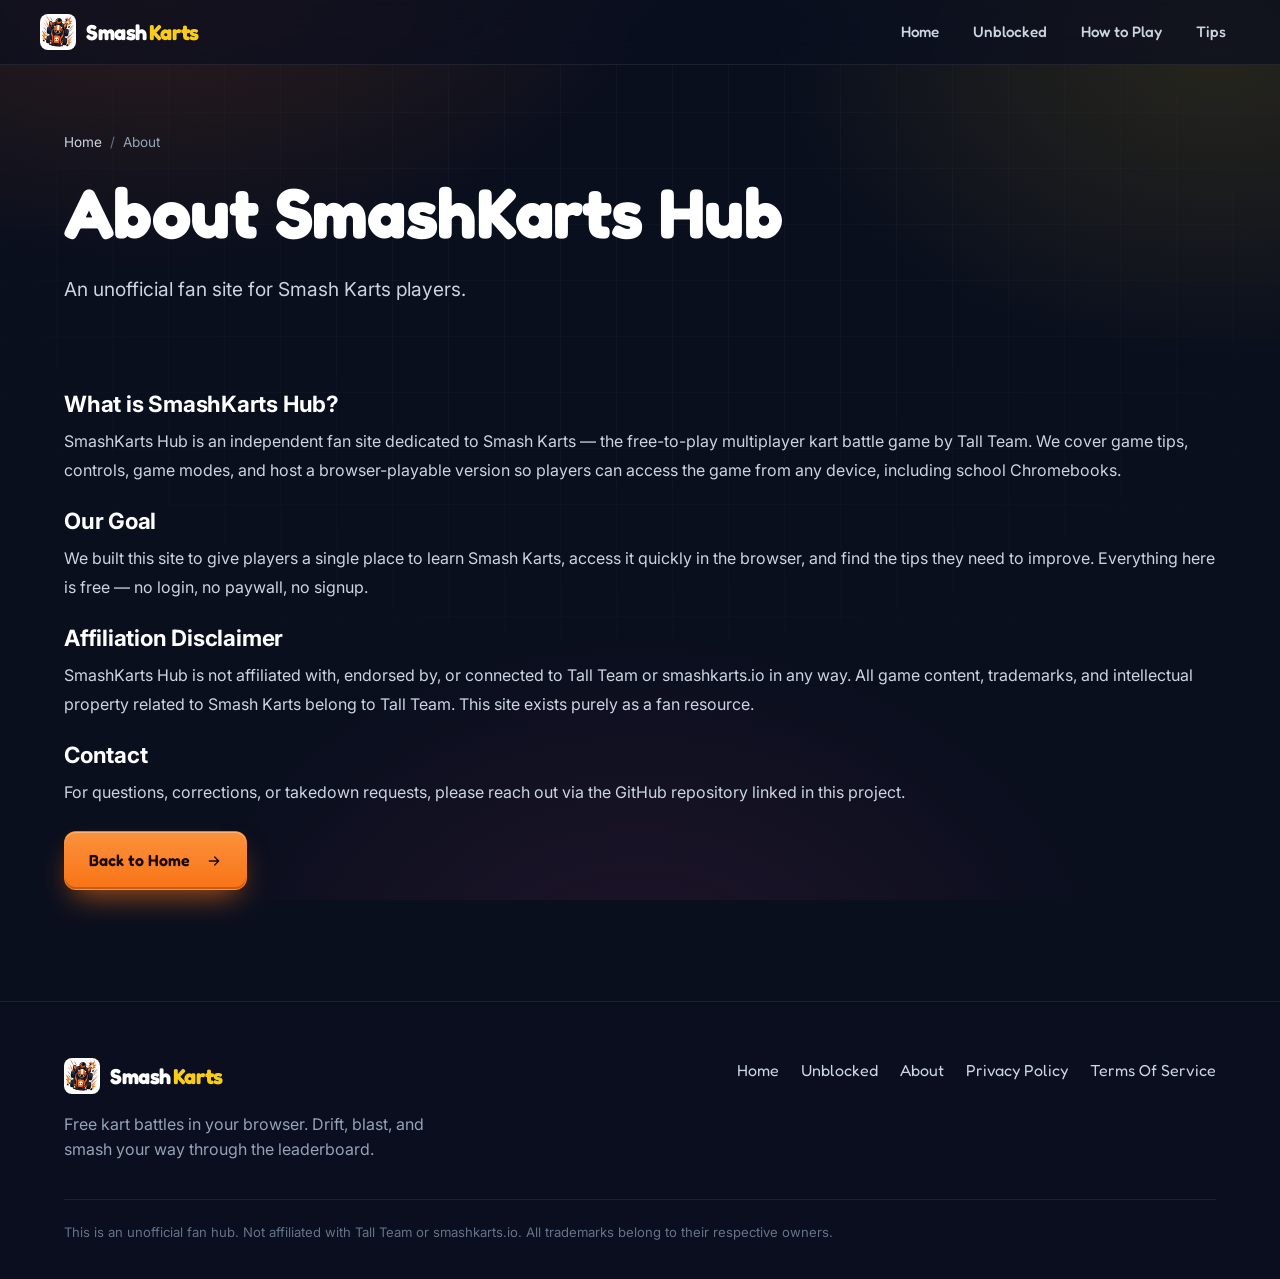
<file: about/index.html>
<!DOCTYPE html>
<html lang="en">
<head>
  <meta charset="UTF-8" />
  <meta name="viewport" content="width=device-width, initial-scale=1.0" />
  <title>About – SmashKarts Hub</title>
  <meta name="description" content="SmashKarts Hub is an unofficial fan site dedicated to Smash Karts. Find game info, tips, and the unblocked version playable in any browser." />
  <link rel="preconnect" href="https://fonts.googleapis.com" />
  <link rel="preconnect" href="https://fonts.gstatic.com" crossorigin />
  <link rel="preload" href="https://fonts.googleapis.com/css2?family=Fredoka:wght@500;600;700&family=Inter:wght@400;500;600;700&display=swap" as="style" onload="this.onload=null;this.rel='stylesheet'" />
  <noscript><link rel="stylesheet" href="https://fonts.googleapis.com/css2?family=Fredoka:wght@500;600;700&family=Inter:wght@400;500;600;700&display=swap" /></noscript>
  <link rel="preload" href="../styles.css" as="style" onload="this.onload=null;this.rel='stylesheet'" />
  <noscript><link rel="stylesheet" href="../styles.css" /></noscript>
  <link rel="canonical" href="https://smashkartsgames.github.io/about/" />
  <meta name="robots" content="noindex" />
  <meta property="og:type" content="website" />
  <meta property="og:site_name" content="SmashKarts Hub" />
  <meta property="og:title" content="About – SmashKarts Hub" />
  <meta property="og:description" content="SmashKarts Hub is an unofficial fan site dedicated to Smash Karts. Find game info, tips, and the unblocked version playable in any browser." />
  <meta property="og:url" content="https://smashkartsgames.github.io/about/" />
  <meta property="og:image" content="https://smashkartsgames.github.io/images/og-image.webp" />
  <meta name="twitter:card" content="summary_large_image" />
  <meta name="twitter:title" content="About – SmashKarts Hub" />
  <meta name="twitter:description" content="SmashKarts Hub is an unofficial fan site dedicated to Smash Karts. Find game info, tips, and the unblocked version playable in any browser." />
  <meta name="twitter:image" content="https://smashkartsgames.github.io/images/og-image.webp" />
  <link rel="icon" href="../favicon.ico" sizes="any" />
  <link rel="apple-touch-icon" href="../apple-touch-icon.png" />
  <script type="application/ld+json">
  {
    "@context": "https://schema.org",
    "@type": "BreadcrumbList",
    "itemListElement": [
      { "@type": "ListItem", "position": 1, "name": "Home", "item": "https://smashkartsgames.github.io/" },
      { "@type": "ListItem", "position": 2, "name": "About", "item": "https://smashkartsgames.github.io/about/" }
    ]
  }
  </script>
</head>
<body>

  <svg width="0" height="0" style="position:absolute" aria-hidden="true">
    <defs>
      <symbol id="i-kart" viewBox="0 0 24 24" fill="none" stroke="currentColor" stroke-width="2" stroke-linecap="round" stroke-linejoin="round">
        <path d="M3 14h2l1-5h12l1 5h2" />
        <path d="M5 14h14v3a1 1 0 0 1-1 1h-1a2 2 0 1 0-4 0H10a2 2 0 1 0-4 0H5a1 1 0 0 1-1-1v-3z" />
      </symbol>
      <symbol id="i-arrow" viewBox="0 0 24 24" fill="none" stroke="currentColor" stroke-width="2" stroke-linecap="round" stroke-linejoin="round"><path d="M5 12h14m-6-6 6 6-6 6"/></symbol>
    </defs>
  </svg>

  <header class="site-header">
    <div class="container nav">
      <a href="../" class="brand" aria-label="SmashKarts Hub home">
        <img src="../images/logo.webp" class="brand-logo" alt="SmashKarts Hub logo" width="36" height="36" />
        <span class="brand-name">Smash<b>Karts</b></span>
      </a>
      <nav>
        <ul class="nav-links" id="navLinks">
          <li><a href="../">Home</a></li>
          <li><a href="../smash-karts-unblocked/">Unblocked</a></li>
          <li><a href="../#how">How to Play</a></li>
          <li><a href="../#tips">Tips</a></li>
        </ul>
      </nav>
      <button class="nav-mobile-toggle" id="navToggle" aria-label="Open menu">
        <svg width="20" height="20" viewBox="0 0 24 24" fill="none" stroke="currentColor" stroke-width="2" stroke-linecap="round"><path d="M3 6h18M3 12h18M3 18h18"/></svg>
      </button>
    </div>
  </header>

  <main>
    <section class="page-hero">
      <div class="container">
        <nav class="crumb" aria-label="Breadcrumb">
          <a href="../">Home</a>
          <span class="sep">/</span>
          <span>About</span>
        </nav>
        <div style="">
          <h1>About <span class="accent">SmashKarts Hub</span></h1>
          <p class="hero-sub">An unofficial fan site for Smash Karts players.</p>
        </div>
      </div>
    </section>

    <section>
      <div class="container">
        <div style="line-height:1.8;color:var(--text-2)">

          <h2 style="color:var(--text);font-family:var(--font-head);font-size:1.4rem;margin-bottom:12px">What is SmashKarts Hub?</h2>
          <p style="margin-bottom:24px">SmashKarts Hub is an independent fan site dedicated to Smash Karts — the free-to-play multiplayer kart battle game by Tall Team. We cover game tips, controls, game modes, and host a browser-playable version so players can access the game from any device, including school Chromebooks.</p>

          <h2 style="color:var(--text);font-family:var(--font-head);font-size:1.4rem;margin-bottom:12px">Our Goal</h2>
          <p style="margin-bottom:24px">We built this site to give players a single place to learn Smash Karts, access it quickly in the browser, and find the tips they need to improve. Everything here is free — no login, no paywall, no signup.</p>

          <h2 style="color:var(--text);font-family:var(--font-head);font-size:1.4rem;margin-bottom:12px">Affiliation Disclaimer</h2>
          <p style="margin-bottom:24px">SmashKarts Hub is not affiliated with, endorsed by, or connected to Tall Team or smashkarts.io in any way. All game content, trademarks, and intellectual property related to Smash Karts belong to Tall Team. This site exists purely as a fan resource.</p>

          <h2 style="color:var(--text);font-family:var(--font-head);font-size:1.4rem;margin-bottom:12px">Contact</h2>
          <p style="margin-bottom:24px">For questions, corrections, or takedown requests, please reach out via the GitHub repository linked in this project.</p>

          <a href="../" class="btn btn-primary" style="display:inline-flex">
            Back to Home <svg width="16" height="16" style="margin-left:6px"><use href="#i-arrow"/></svg>
          </a>
        </div>
      </div>
    </section>
  </main>

  <footer class="site-footer">
    <div class="container">
      <div class="footer-grid">
        <div>
          <a href="../" class="brand" aria-label="SmashKarts Hub home">
            <img src="../images/logo.webp" class="brand-logo" alt="SmashKarts Hub logo" width="36" height="36" />
            <span class="brand-name">Smash<b>Karts</b></span>
          </a>
          <p class="footer-tag">Free kart battles in your browser. Drift, blast, and smash your way through the leaderboard.</p>
        </div>
        <ul class="footer-links">
          <li><a href="../">Home</a></li>
          <li><a href="../smash-karts-unblocked/">Unblocked</a></li>
          <li><a href="./">About</a></li>
          <li><a href="../privacy-policy/">Privacy Policy</a></li>
          <li><a href="../terms-of-service/">Terms Of Service</a></li>
        </ul>
      </div>
      <p class="disclaimer">This is an unofficial fan hub. Not affiliated with Tall Team or smashkarts.io. All trademarks belong to their respective owners.</p>
    </div>
  </footer>

  <script defer src="../js/main.js"></script>
</body>
</html>
</file>
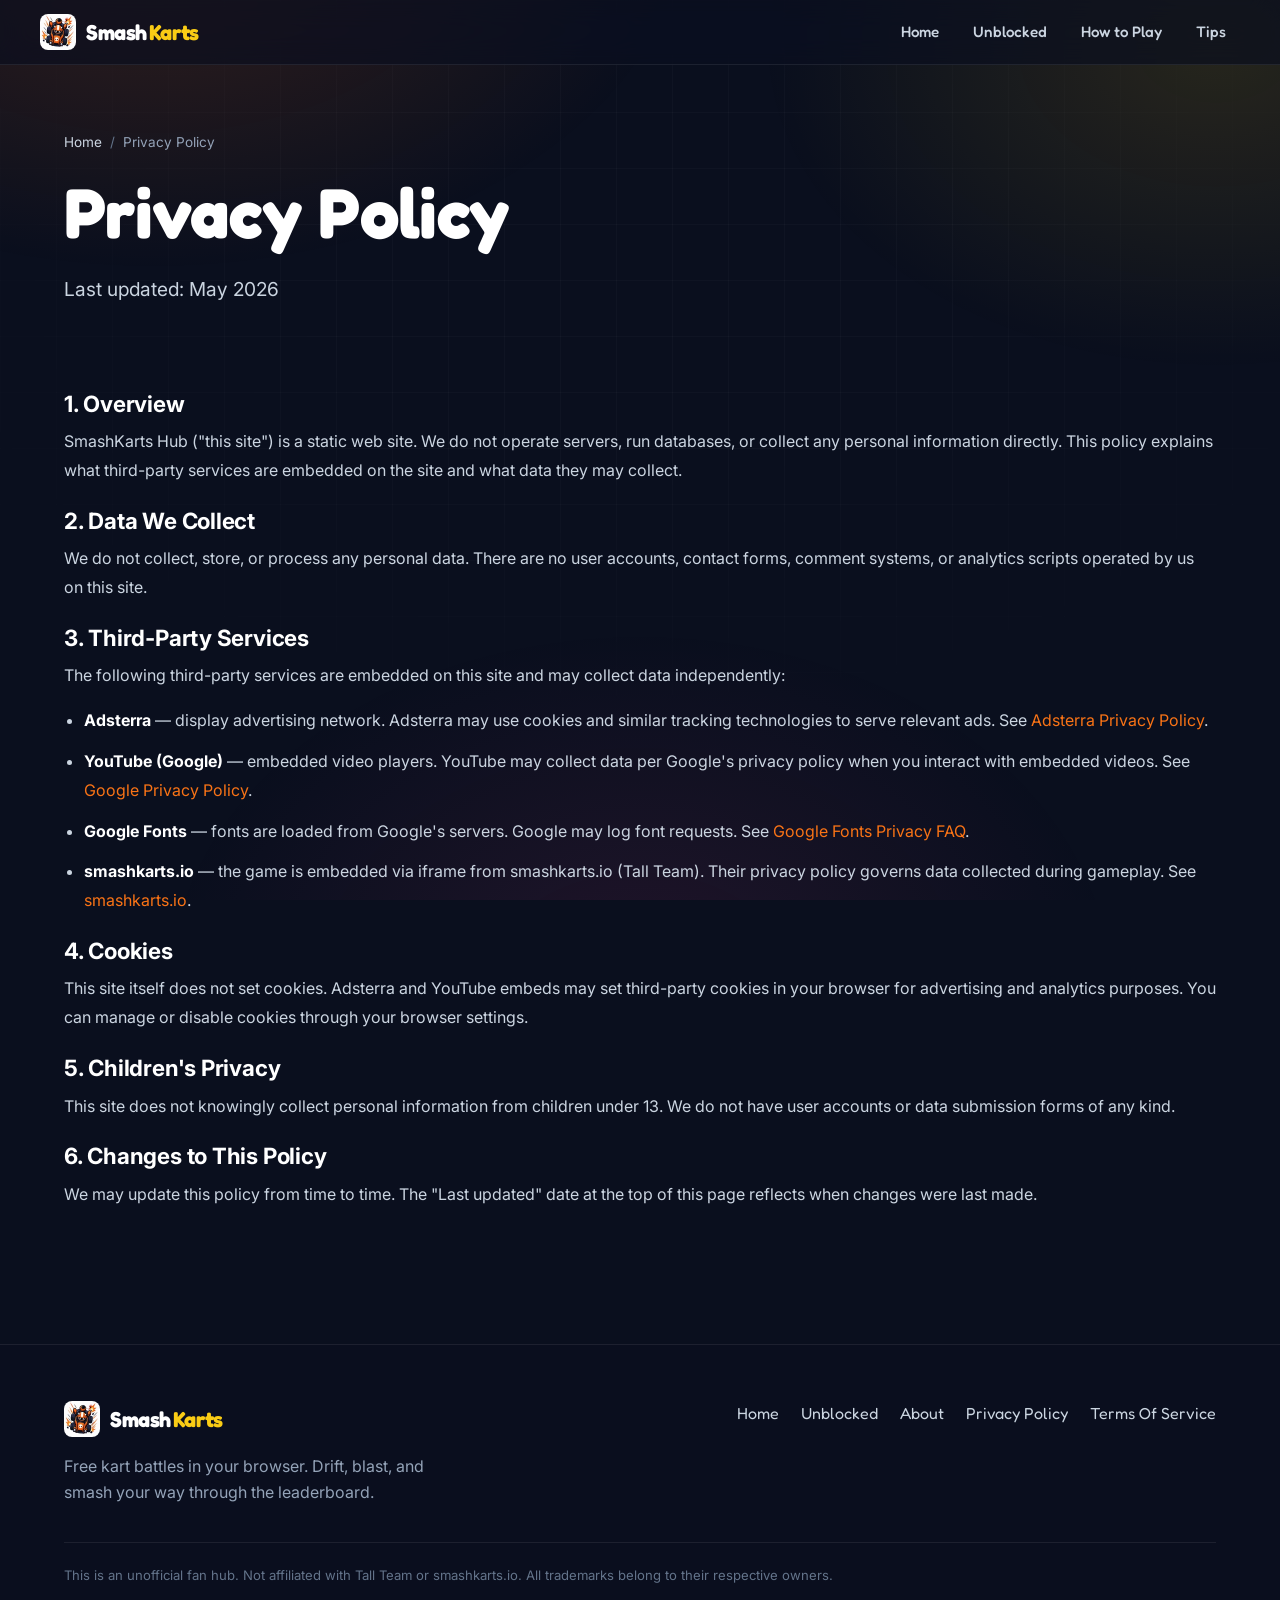
<file: privacy-policy/index.html>
<!DOCTYPE html>
<html lang="en">
<head>
  <meta charset="UTF-8" />
  <meta name="viewport" content="width=device-width, initial-scale=1.0" />
  <title>Privacy Policy – SmashKarts Hub</title>
  <meta name="description" content="Privacy Policy for SmashKarts Hub. Learn how we handle data and what third-party services are used on this site." />
  <link rel="preconnect" href="https://fonts.googleapis.com" />
  <link rel="preconnect" href="https://fonts.gstatic.com" crossorigin />
  <link rel="preload" href="https://fonts.googleapis.com/css2?family=Fredoka:wght@500;600;700&family=Inter:wght@400;500;600;700&display=swap" as="style" onload="this.onload=null;this.rel='stylesheet'" />
  <noscript><link rel="stylesheet" href="https://fonts.googleapis.com/css2?family=Fredoka:wght@500;600;700&family=Inter:wght@400;500;600;700&display=swap" /></noscript>
  <link rel="preload" href="../styles.css" as="style" onload="this.onload=null;this.rel='stylesheet'" />
  <noscript><link rel="stylesheet" href="../styles.css" /></noscript>
  <link rel="canonical" href="https://smashkartsgames.github.io/privacy-policy/" />
  <meta name="robots" content="noindex" />
  <meta property="og:type" content="website" />
  <meta property="og:site_name" content="SmashKarts Hub" />
  <meta property="og:title" content="Privacy Policy – SmashKarts Hub" />
  <meta property="og:description" content="Privacy Policy for SmashKarts Hub. Learn how we handle data and what third-party services are used on this site." />
  <meta property="og:url" content="https://smashkartsgames.github.io/privacy-policy/" />
  <meta property="og:image" content="https://smashkartsgames.github.io/images/og-image.webp" />
  <meta name="twitter:card" content="summary_large_image" />
  <meta name="twitter:title" content="Privacy Policy – SmashKarts Hub" />
  <meta name="twitter:description" content="Privacy Policy for SmashKarts Hub. Learn how we handle data and what third-party services are used on this site." />
  <meta name="twitter:image" content="https://smashkartsgames.github.io/images/og-image.webp" />
  <link rel="icon" href="../favicon.ico" sizes="any" />
  <link rel="apple-touch-icon" href="../apple-touch-icon.png" />
  <script type="application/ld+json">
  {
    "@context": "https://schema.org",
    "@type": "BreadcrumbList",
    "itemListElement": [
      { "@type": "ListItem", "position": 1, "name": "Home", "item": "https://smashkartsgames.github.io/" },
      { "@type": "ListItem", "position": 2, "name": "Privacy Policy", "item": "https://smashkartsgames.github.io/privacy-policy/" }
    ]
  }
  </script>
</head>
<body>

  <svg width="0" height="0" style="position:absolute" aria-hidden="true">
    <defs>
      <symbol id="i-kart" viewBox="0 0 24 24" fill="none" stroke="currentColor" stroke-width="2" stroke-linecap="round" stroke-linejoin="round">
        <path d="M3 14h2l1-5h12l1 5h2" />
        <path d="M5 14h14v3a1 1 0 0 1-1 1h-1a2 2 0 1 0-4 0H10a2 2 0 1 0-4 0H5a1 1 0 0 1-1-1v-3z" />
      </symbol>
    </defs>
  </svg>

  <header class="site-header">
    <div class="container nav">
      <a href="../" class="brand" aria-label="SmashKarts Hub home">
        <img src="../images/logo.webp" class="brand-logo" alt="SmashKarts Hub logo" width="36" height="36" />
        <span class="brand-name">Smash<b>Karts</b></span>
      </a>
      <nav>
        <ul class="nav-links" id="navLinks">
          <li><a href="../">Home</a></li>
          <li><a href="../smash-karts-unblocked/">Unblocked</a></li>
          <li><a href="../#how">How to Play</a></li>
          <li><a href="../#tips">Tips</a></li>
        </ul>
      </nav>
      <button class="nav-mobile-toggle" id="navToggle" aria-label="Open menu">
        <svg width="20" height="20" viewBox="0 0 24 24" fill="none" stroke="currentColor" stroke-width="2" stroke-linecap="round"><path d="M3 6h18M3 12h18M3 18h18"/></svg>
      </button>
    </div>
  </header>

  <main>
    <section class="page-hero">
      <div class="container">
        <nav class="crumb" aria-label="Breadcrumb">
          <a href="../">Home</a>
          <span class="sep">/</span>
          <span>Privacy Policy</span>
        </nav>
        <div style="">
          <h1>Privacy <span class="accent">Policy</span></h1>
          <p class="hero-sub">Last updated: May 2026</p>
        </div>
      </div>
    </section>

    <section>
      <div class="container">
        <div style="line-height:1.8;color:var(--text-2)">

          <h2 style="color:var(--text);font-family:var(--font-head);font-size:1.4rem;margin:0 0 12px">1. Overview</h2>
          <p style="margin-bottom:24px">SmashKarts Hub ("this site") is a static web site. We do not operate servers, run databases, or collect any personal information directly. This policy explains what third-party services are embedded on the site and what data they may collect.</p>

          <h2 style="color:var(--text);font-family:var(--font-head);font-size:1.4rem;margin:0 0 12px">2. Data We Collect</h2>
          <p style="margin-bottom:24px">We do not collect, store, or process any personal data. There are no user accounts, contact forms, comment systems, or analytics scripts operated by us on this site.</p>

          <h2 style="color:var(--text);font-family:var(--font-head);font-size:1.4rem;margin:0 0 12px">3. Third-Party Services</h2>
          <p style="margin-bottom:12px">The following third-party services are embedded on this site and may collect data independently:</p>

          <ul style="margin-bottom:24px;padding-left:20px;display:flex;flex-direction:column;gap:12px">
            <li><strong style="color:var(--text)">Adsterra</strong> — display advertising network. Adsterra may use cookies and similar tracking technologies to serve relevant ads. See <a href="https://www.adsterra.com/privacy-policy/" target="_blank" rel="noopener noreferrer" style="color:var(--orange)">Adsterra Privacy Policy</a>.</li>
            <li><strong style="color:var(--text)">YouTube (Google)</strong> — embedded video players. YouTube may collect data per Google's privacy policy when you interact with embedded videos. See <a href="https://policies.google.com/privacy" target="_blank" rel="noopener noreferrer" style="color:var(--orange)">Google Privacy Policy</a>.</li>
            <li><strong style="color:var(--text)">Google Fonts</strong> — fonts are loaded from Google's servers. Google may log font requests. See <a href="https://developers.google.com/fonts/faq/privacy" target="_blank" rel="noopener noreferrer" style="color:var(--orange)">Google Fonts Privacy FAQ</a>.</li>
            <li><strong style="color:var(--text)">smashkarts.io</strong> — the game is embedded via iframe from smashkarts.io (Tall Team). Their privacy policy governs data collected during gameplay. See <a href="https://smashkarts.io" target="_blank" rel="noopener noreferrer" style="color:var(--orange)">smashkarts.io</a>.</li>
          </ul>

          <h2 style="color:var(--text);font-family:var(--font-head);font-size:1.4rem;margin:0 0 12px">4. Cookies</h2>
          <p style="margin-bottom:24px">This site itself does not set cookies. Adsterra and YouTube embeds may set third-party cookies in your browser for advertising and analytics purposes. You can manage or disable cookies through your browser settings.</p>

          <h2 style="color:var(--text);font-family:var(--font-head);font-size:1.4rem;margin:0 0 12px">5. Children's Privacy</h2>
          <p style="margin-bottom:24px">This site does not knowingly collect personal information from children under 13. We do not have user accounts or data submission forms of any kind.</p>

          <h2 style="color:var(--text);font-family:var(--font-head);font-size:1.4rem;margin:0 0 12px">6. Changes to This Policy</h2>
          <p style="margin-bottom:24px">We may update this policy from time to time. The "Last updated" date at the top of this page reflects when changes were last made.</p>

        </div>
      </div>
    </section>
  </main>

  <footer class="site-footer">
    <div class="container">
      <div class="footer-grid">
        <div>
          <a href="../" class="brand" aria-label="SmashKarts Hub home">
            <img src="../images/logo.webp" class="brand-logo" alt="SmashKarts Hub logo" width="36" height="36" />
            <span class="brand-name">Smash<b>Karts</b></span>
          </a>
          <p class="footer-tag">Free kart battles in your browser. Drift, blast, and smash your way through the leaderboard.</p>
        </div>
        <ul class="footer-links">
          <li><a href="../">Home</a></li>
          <li><a href="../smash-karts-unblocked/">Unblocked</a></li>
          <li><a href="../about/">About</a></li>
          <li><a href="./">Privacy Policy</a></li>
          <li><a href="../terms-of-service/">Terms Of Service</a></li>
        </ul>
      </div>
      <p class="disclaimer">This is an unofficial fan hub. Not affiliated with Tall Team or smashkarts.io. All trademarks belong to their respective owners.</p>
    </div>
  </footer>

  <script defer src="../js/main.js"></script>
</body>
</html>
</file>
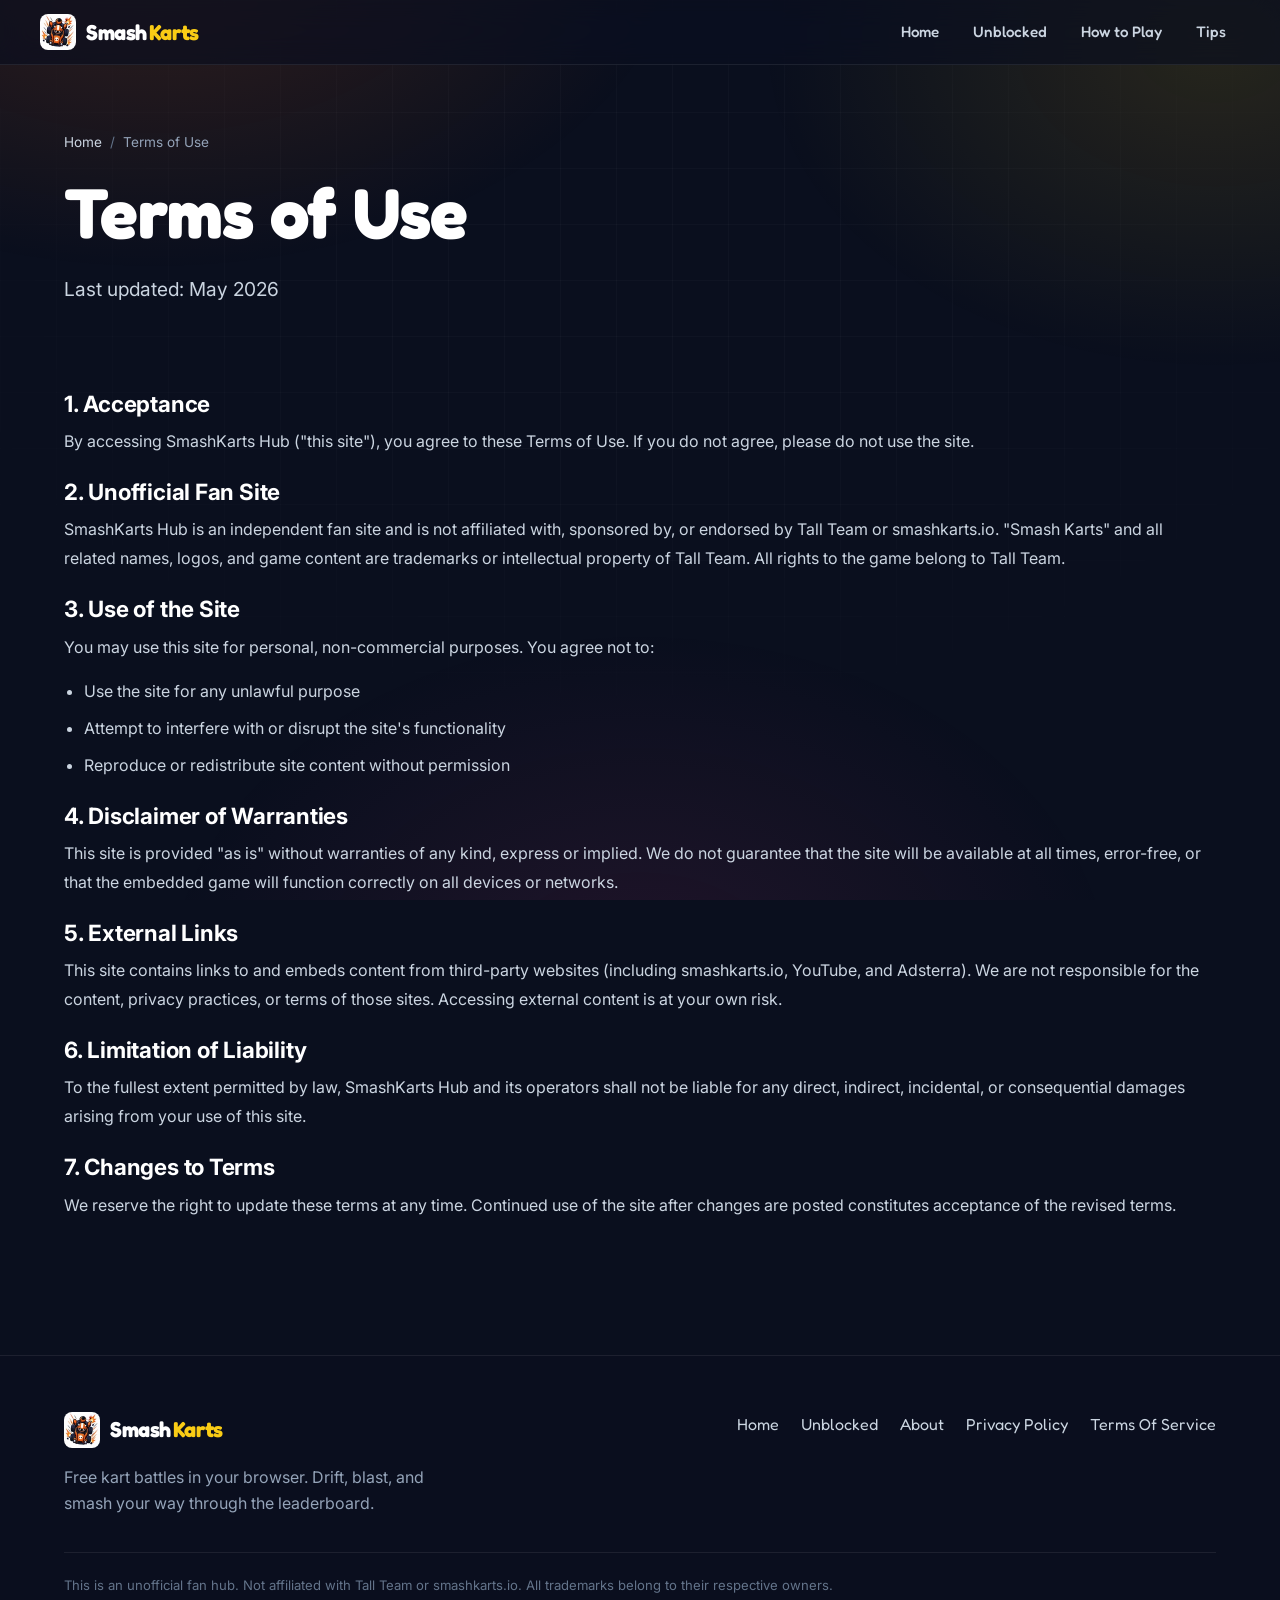
<file: terms-of-service/index.html>
<!DOCTYPE html>
<html lang="en">
<head>
  <meta charset="UTF-8" />
  <meta name="viewport" content="width=device-width, initial-scale=1.0" />
  <title>Terms of Use – SmashKarts Hub</title>
  <meta name="description" content="Terms of Use for SmashKarts Hub. Read the conditions for using this unofficial Smash Karts fan site." />
  <link rel="preconnect" href="https://fonts.googleapis.com" />
  <link rel="preconnect" href="https://fonts.gstatic.com" crossorigin />
  <link rel="preload" href="https://fonts.googleapis.com/css2?family=Fredoka:wght@500;600;700&family=Inter:wght@400;500;600;700&display=swap" as="style" onload="this.onload=null;this.rel='stylesheet'" />
  <noscript><link rel="stylesheet" href="https://fonts.googleapis.com/css2?family=Fredoka:wght@500;600;700&family=Inter:wght@400;500;600;700&display=swap" /></noscript>
  <link rel="preload" href="../styles.css" as="style" onload="this.onload=null;this.rel='stylesheet'" />
  <noscript><link rel="stylesheet" href="../styles.css" /></noscript>
  <link rel="canonical" href="https://smashkartsgames.github.io/terms-of-service/" />
  <meta name="robots" content="noindex" />
  <meta property="og:type" content="website" />
  <meta property="og:site_name" content="SmashKarts Hub" />
  <meta property="og:title" content="Terms of Use – SmashKarts Hub" />
  <meta property="og:description" content="Terms of Use for SmashKarts Hub. Read the conditions for using this unofficial Smash Karts fan site." />
  <meta property="og:url" content="https://smashkartsgames.github.io/terms-of-service/" />
  <meta property="og:image" content="https://smashkartsgames.github.io/images/og-image.webp" />
  <meta name="twitter:card" content="summary_large_image" />
  <meta name="twitter:title" content="Terms of Use – SmashKarts Hub" />
  <meta name="twitter:description" content="Terms of Use for SmashKarts Hub. Read the conditions for using this unofficial Smash Karts fan site." />
  <meta name="twitter:image" content="https://smashkartsgames.github.io/images/og-image.webp" />
  <link rel="icon" href="../favicon.ico" sizes="any" />
  <link rel="apple-touch-icon" href="../apple-touch-icon.png" />
  <script type="application/ld+json">
  {
    "@context": "https://schema.org",
    "@type": "BreadcrumbList",
    "itemListElement": [
      { "@type": "ListItem", "position": 1, "name": "Home", "item": "https://smashkartsgames.github.io/" },
      { "@type": "ListItem", "position": 2, "name": "Terms of Use", "item": "https://smashkartsgames.github.io/terms-of-service/" }
    ]
  }
  </script>
</head>
<body>

  <svg width="0" height="0" style="position:absolute" aria-hidden="true">
    <defs>
      <symbol id="i-kart" viewBox="0 0 24 24" fill="none" stroke="currentColor" stroke-width="2" stroke-linecap="round" stroke-linejoin="round">
        <path d="M3 14h2l1-5h12l1 5h2" />
        <path d="M5 14h14v3a1 1 0 0 1-1 1h-1a2 2 0 1 0-4 0H10a2 2 0 1 0-4 0H5a1 1 0 0 1-1-1v-3z" />
      </symbol>
    </defs>
  </svg>

  <header class="site-header">
    <div class="container nav">
      <a href="../" class="brand" aria-label="SmashKarts Hub home">
        <img src="../images/logo.webp" class="brand-logo" alt="SmashKarts Hub logo" width="36" height="36" />
        <span class="brand-name">Smash<b>Karts</b></span>
      </a>
      <nav>
        <ul class="nav-links" id="navLinks">
          <li><a href="../">Home</a></li>
          <li><a href="../smash-karts-unblocked/">Unblocked</a></li>
          <li><a href="../#how">How to Play</a></li>
          <li><a href="../#tips">Tips</a></li>
        </ul>
      </nav>
      <button class="nav-mobile-toggle" id="navToggle" aria-label="Open menu">
        <svg width="20" height="20" viewBox="0 0 24 24" fill="none" stroke="currentColor" stroke-width="2" stroke-linecap="round"><path d="M3 6h18M3 12h18M3 18h18"/></svg>
      </button>
    </div>
  </header>

  <main>
    <section class="page-hero">
      <div class="container">
        <nav class="crumb" aria-label="Breadcrumb">
          <a href="../">Home</a>
          <span class="sep">/</span>
          <span>Terms of Use</span>
        </nav>
        <div style="">
          <h1>Terms <span class="accent">of Use</span></h1>
          <p class="hero-sub">Last updated: May 2026</p>
        </div>
      </div>
    </section>

    <section>
      <div class="container">
        <div style="line-height:1.8;color:var(--text-2)">

          <h2 style="color:var(--text);font-family:var(--font-head);font-size:1.4rem;margin:0 0 12px">1. Acceptance</h2>
          <p style="margin-bottom:24px">By accessing SmashKarts Hub ("this site"), you agree to these Terms of Use. If you do not agree, please do not use the site.</p>

          <h2 style="color:var(--text);font-family:var(--font-head);font-size:1.4rem;margin:0 0 12px">2. Unofficial Fan Site</h2>
          <p style="margin-bottom:24px">SmashKarts Hub is an independent fan site and is not affiliated with, sponsored by, or endorsed by Tall Team or smashkarts.io. "Smash Karts" and all related names, logos, and game content are trademarks or intellectual property of Tall Team. All rights to the game belong to Tall Team.</p>

          <h2 style="color:var(--text);font-family:var(--font-head);font-size:1.4rem;margin:0 0 12px">3. Use of the Site</h2>
          <p style="margin-bottom:12px">You may use this site for personal, non-commercial purposes. You agree not to:</p>
          <ul style="margin-bottom:24px;padding-left:20px;display:flex;flex-direction:column;gap:8px">
            <li>Use the site for any unlawful purpose</li>
            <li>Attempt to interfere with or disrupt the site's functionality</li>
            <li>Reproduce or redistribute site content without permission</li>
          </ul>

          <h2 style="color:var(--text);font-family:var(--font-head);font-size:1.4rem;margin:0 0 12px">4. Disclaimer of Warranties</h2>
          <p style="margin-bottom:24px">This site is provided "as is" without warranties of any kind, express or implied. We do not guarantee that the site will be available at all times, error-free, or that the embedded game will function correctly on all devices or networks.</p>

          <h2 style="color:var(--text);font-family:var(--font-head);font-size:1.4rem;margin:0 0 12px">5. External Links</h2>
          <p style="margin-bottom:24px">This site contains links to and embeds content from third-party websites (including smashkarts.io, YouTube, and Adsterra). We are not responsible for the content, privacy practices, or terms of those sites. Accessing external content is at your own risk.</p>

          <h2 style="color:var(--text);font-family:var(--font-head);font-size:1.4rem;margin:0 0 12px">6. Limitation of Liability</h2>
          <p style="margin-bottom:24px">To the fullest extent permitted by law, SmashKarts Hub and its operators shall not be liable for any direct, indirect, incidental, or consequential damages arising from your use of this site.</p>

          <h2 style="color:var(--text);font-family:var(--font-head);font-size:1.4rem;margin:0 0 12px">7. Changes to Terms</h2>
          <p style="margin-bottom:24px">We reserve the right to update these terms at any time. Continued use of the site after changes are posted constitutes acceptance of the revised terms.</p>

        </div>
      </div>
    </section>
  </main>

  <footer class="site-footer">
    <div class="container">
      <div class="footer-grid">
        <div>
          <a href="../" class="brand" aria-label="SmashKarts Hub home">
            <img src="../images/logo.webp" class="brand-logo" alt="SmashKarts Hub logo" width="36" height="36" />
            <span class="brand-name">Smash<b>Karts</b></span>
          </a>
          <p class="footer-tag">Free kart battles in your browser. Drift, blast, and smash your way through the leaderboard.</p>
        </div>
        <ul class="footer-links">
          <li><a href="../">Home</a></li>
          <li><a href="../smash-karts-unblocked/">Unblocked</a></li>
          <li><a href="../about/">About</a></li>
          <li><a href="../privacy-policy/">Privacy Policy</a></li>
          <li><a href="./">Terms Of Service</a></li>
        </ul>
      </div>
      <p class="disclaimer">This is an unofficial fan hub. Not affiliated with Tall Team or smashkarts.io. All trademarks belong to their respective owners.</p>
    </div>
  </footer>

  <script defer src="../js/main.js"></script>
</body>
</html>
</file>
<file: styles.css>
/* =========================================================================
   Smash Karts Hub — fan site design system
   ========================================================================= */

:root {
  /* Palette */
  --bg: #0a0f1e;
  --bg-2: #0f152a;
  --surface: #141c36;
  --surface-2: #1a2245;
  --surface-3: #232c54;
  --border: rgba(255, 255, 255, 0.08);
  --border-strong: rgba(255, 255, 255, 0.16);

  --orange: #f97316;
  --orange-2: #fb923c;
  --yellow: #facc15;
  --yellow-2: #fde047;
  --pink: #ec4899;
  --cyan: #22d3ee;

  --text: #ffffff;
  --text-2: #cbd5e1;
  --text-3: #94a3b8;
  --text-4: #64748b;

  /* Type */
  --font-display: "Fredoka", "Nunito", system-ui, sans-serif;
  --font-body: "Inter", system-ui, sans-serif;

  /* Radii + motion */
  --r-sm: 8px;
  --r-md: 12px;
  --r-lg: 18px;
  --r-xl: 24px;
  --r-2xl: 32px;

  --shadow-glow: 0 0 0 1px rgba(249, 115, 22, 0.4),
                 0 20px 60px -10px rgba(249, 115, 22, 0.45),
                 0 0 80px -20px rgba(250, 204, 21, 0.35);

  --container: 1200px;
}

* { box-sizing: border-box; }
html, body { margin: 0; padding: 0; }

html {
  scroll-behavior: smooth;
  scroll-padding-top: 80px;
  overflow-x: hidden;
}

body {
  font-family: var(--font-body);
  background: var(--bg);
  color: var(--text);
  line-height: 1.6;
  -webkit-font-smoothing: antialiased;
  overflow-x: hidden;
}

/* Ambient background */
body::before {
  content: "";
  position: fixed;
  inset: 0;
  background:
    radial-gradient(900px 600px at 12% -10%, rgba(249, 115, 22, 0.18), transparent 60%),
    radial-gradient(700px 500px at 95% 5%, rgba(250, 204, 21, 0.12), transparent 65%),
    radial-gradient(800px 600px at 50% 110%, rgba(236, 72, 153, 0.10), transparent 60%);
  pointer-events: none;
  z-index: -1;
}

/* Grid lines */
body::after {
  content: "";
  position: fixed;
  inset: 0;
  background-image:
    linear-gradient(rgba(255,255,255,0.025) 1px, transparent 1px),
    linear-gradient(90deg, rgba(255,255,255,0.025) 1px, transparent 1px);
  background-size: 56px 56px;
  mask-image: radial-gradient(ellipse 80% 70% at 50% 30%, black 30%, transparent 80%);
  pointer-events: none;
  z-index: -1;
}

h1, h2, h3, h4 {
  font-family: var(--font-display);
  font-weight: 700;
  letter-spacing: -0.01em;
  margin: 0;
  line-height: 1.05;
}

h1 { font-size: clamp(2.4rem, 5.5vw, 4.6rem); }
h2 { font-size: clamp(1.8rem, 3.4vw, 2.75rem); }
h3 { font-size: 1.25rem; }

p { margin: 0; color: var(--text-2); }
a  { color: var(--yellow); text-decoration: none; }

img { max-width: 100%; display: block; }

/* =========================================================================
   Container + sections
   ========================================================================= */

.container {
  width: 100%;
  max-width: var(--container);
  margin: 0 auto;
  padding: 0 24px;
}

section {
  padding: clamp(32px, 4vw, 64px) 0;
  position: relative;
}

.section-label {
  display: inline-flex;
  align-items: center;
  gap: 8px;
  font-family: var(--font-display);
  font-size: 0.8rem;
  font-weight: 600;
  letter-spacing: 0.18em;
  text-transform: uppercase;
  color: var(--yellow);
  padding: 6px 12px;
  border: 1px solid rgba(250, 204, 21, 0.3);
  border-radius: 999px;
  background: rgba(250, 204, 21, 0.06);
  margin-bottom: 18px;
}

.section-label::before {
  content: "";
  width: 6px; height: 6px;
  background: var(--yellow);
  border-radius: 50%;
  box-shadow: 0 0 8px var(--yellow);
}

.section-head { margin-bottom: 42px; }

/* =========================================================================
   HEADER / NAV
   ========================================================================= */

.site-header {
  position: sticky;
  top: 0;
  z-index: 50;
  background: rgba(10, 15, 30, 0.7);
  backdrop-filter: blur(14px) saturate(140%);
  -webkit-backdrop-filter: blur(14px) saturate(140%);
  border-bottom: 1px solid var(--border);
}

.nav {
  display: flex;
  align-items: center;
  justify-content: space-between;
  padding: 14px 0;
}

.brand {
  display: inline-flex;
  align-items: center;
  gap: 10px;
  font-family: var(--font-display);
  font-weight: 700;
  font-size: 1.35rem;
  color: var(--text);
  letter-spacing: -0.02em;
}

.brand-mark {
  width: 36px;
  height: 36px;
  border-radius: 10px;
  background: linear-gradient(135deg, var(--orange) 0%, var(--yellow) 100%);
  display: grid;
  place-items: center;
  position: relative;
  box-shadow: 0 6px 18px -4px rgba(249, 115, 22, 0.55);
}

.brand-mark svg { width: 22px; height: 22px; }

.brand-mark::after {
  content: "";
  position: absolute;
  inset: 2px;
  border-radius: 8px;
  border: 1px solid rgba(255, 255, 255, 0.25);
  pointer-events: none;
}

.brand-name { display: inline-flex; align-items: baseline; gap: 2px; }
.brand-name b { color: var(--yellow); font-weight: 700; }

.brand-logo { width: 36px; height: 36px; object-fit: contain; border-radius: 8px; flex-shrink: 0; }

.nav-links {
  display: flex;
  align-items: center;
  gap: 6px;
  list-style: none;
  margin: 0; padding: 0;
}

.nav-links a {
  color: var(--text-2);
  font-family: var(--font-display);
  font-weight: 500;
  font-size: 0.95rem;
  padding: 8px 14px;
  border-radius: 8px;
  transition: color .15s ease, background .15s ease;
}

.nav-links a:hover { color: var(--text); background: rgba(255,255,255,0.05); }
.nav-links a.active { color: var(--yellow); }

.nav-mobile-toggle {
  display: none;
  background: transparent;
  border: 1px solid var(--border-strong);
  color: var(--text);
  width: 40px; height: 40px;
  border-radius: 10px;
  cursor: pointer;
}

/* =========================================================================
   BUTTONS
   ========================================================================= */

.btn {
  display: inline-flex;
  align-items: center;
  justify-content: center;
  gap: 10px;
  font-family: var(--font-display);
  font-weight: 600;
  font-size: 1rem;
  padding: 14px 24px;
  border-radius: var(--r-md);
  border: 1px solid transparent;
  cursor: pointer;
  text-decoration: none;
  transition: transform .15s ease, box-shadow .15s ease, background .15s ease;
  white-space: nowrap;
}

.btn-lg { padding: 18px 30px; font-size: 1.1rem; }

.btn-primary {
  background: linear-gradient(180deg, var(--orange-2) 0%, var(--orange) 100%);
  color: #1a0a00;
  box-shadow:
    0 1px 0 rgba(255, 255, 255, 0.3) inset,
    0 -2px 0 rgba(0, 0, 0, 0.2) inset,
    0 14px 30px -10px rgba(249, 115, 22, 0.7);
}

.btn-primary:hover {
  transform: translateY(-2px);
  box-shadow:
    0 1px 0 rgba(255, 255, 255, 0.3) inset,
    0 -2px 0 rgba(0, 0, 0, 0.2) inset,
    0 20px 36px -10px rgba(249, 115, 22, 0.85);
}

.btn-secondary {
  background: transparent;
  color: var(--text);
  border-color: var(--border-strong);
}

.btn-secondary:hover {
  border-color: var(--yellow);
  background: rgba(250, 204, 21, 0.08);
  color: var(--yellow);
}

.btn-ghost {
  background: rgba(255, 255, 255, 0.05);
  color: var(--text);
  border-color: var(--border);
}

.btn-ghost:hover { background: rgba(255, 255, 255, 0.1); }

/* =========================================================================
   HERO
   ========================================================================= */

.page-hero {
  padding: clamp(32px, 5vw, 64px) 0 clamp(20px, 3vw, 36px);
}

.hero {
  padding: 0;
  position: relative;
  overflow: hidden;
  height: calc(100vh - 64px);
  height: calc(100dvh - 64px);
  display: flex;
  flex-direction: column;
}

.hero > .container {
  flex: 1;
  min-height: 0;
  display: flex;
  flex-direction: column;
  padding-top: 12px;
  padding-bottom: 12px;
}

.hero-inner {
  position: relative;
  z-index: 2;
  display: flex;
  flex-direction: column;
  gap: 32px;
}

.hero .hero-inner {
  flex: 1;
  min-height: 0;
  gap: 8px;
}

.hero .embed-frame {
  aspect-ratio: unset;
  flex: 1;
  min-height: 0;
}

.hero-eyebrow {
  display: inline-flex;
  align-items: center;
  gap: 10px;
  padding: 6px 14px 6px 6px;
  background: rgba(255, 255, 255, 0.04);
  border: 1px solid var(--border);
  border-radius: 999px;
  font-size: 0.85rem;
  color: var(--text-2);
  margin-bottom: 22px;
}

.hero-eyebrow .pill {
  background: var(--yellow);
  color: #1a1500;
  font-family: var(--font-display);
  font-weight: 700;
  font-size: 0.7rem;
  padding: 4px 10px;
  border-radius: 999px;
  letter-spacing: 0.05em;
}

.hero h1 {
  max-width: 14ch;
  text-wrap: balance;
}

.hero h1 .accent {
  background: linear-gradient(120deg, var(--orange) 10%, var(--yellow) 90%);
  -webkit-background-clip: text;
  background-clip: text;
  color: transparent;
  display: inline-block;
  position: relative;
}

.hero-sub {
  font-size: clamp(1.05rem, 1.5vw, 1.3rem);
  color: var(--text-2);
  max-width: 52ch;
  margin-top: 24px;
}

.hero-cta-row {
  display: flex;
  flex-wrap: wrap;
  gap: 14px;
  margin-top: 36px;
  align-items: center;
}

.rating-badge {
  display: inline-flex;
  align-items: center;
  gap: 12px;
  margin-top: 22px;
  color: var(--text-3);
  font-size: 0.9rem;
}

.rating-stars {
  display: inline-flex;
  gap: 2px;
  color: var(--yellow);
  font-size: 1.05rem;
  letter-spacing: 1px;
}


/* =========================================================================
   GAME EMBED
   ========================================================================= */

.embed-frame {
  position: relative;
  border-radius: var(--r-xl);
  overflow: hidden;
  border: 1px solid rgba(249, 115, 22, 0.4);
  background: #000;
  aspect-ratio: 16 / 9;
  box-shadow: var(--shadow-glow);
}

.embed-frame iframe {
  width: 100%;
  height: 100%;
  border: 0;
  display: block;
}

.embed-frame .placeholder {
  position: absolute;
  inset: 0;
  display: grid;
  place-items: center;
  background:
    repeating-linear-gradient(45deg,
      rgba(255, 255, 255, 0.025) 0 14px,
      transparent 14px 28px),
    linear-gradient(160deg, #131a30, #0a0f1e);
  text-align: center;
  padding: 24px;
  color: var(--text-3);
  cursor: pointer;
}

.embed-frame .placeholder-inner {
  display: flex;
  flex-direction: column;
  align-items: center;
  gap: 16px;
  font-family: var(--font-display);
}

.embed-frame .placeholder-inner .play-circle {
  width: 88px; height: 88px;
  border-radius: 50%;
  background: linear-gradient(180deg, var(--orange-2), var(--orange));
  display: grid;
  place-items: center;
  box-shadow: 0 0 0 8px rgba(249, 115, 22, 0.15), 0 20px 40px -10px rgba(249, 115, 22, 0.6);
  transition: transform 0.18s ease, box-shadow 0.18s ease;
}

.embed-frame .placeholder:hover .play-circle {
  transform: scale(1.1);
  box-shadow: 0 0 0 12px rgba(249, 115, 22, 0.2), 0 24px 50px -10px rgba(249, 115, 22, 0.7);
}

.embed-frame .placeholder-inner .play-circle::before {
  content: "";
  width: 0; height: 0;
  border-left: 28px solid #1a0a00;
  border-top: 18px solid transparent;
  border-bottom: 18px solid transparent;
  margin-left: 6px;
}

.embed-frame .placeholder-inner .tag {
  font-size: 0.75rem;
  letter-spacing: 0.18em;
  text-transform: uppercase;
  color: var(--yellow);
}

.embed-frame .placeholder-inner .label {
  font-size: 1.4rem;
  color: var(--text);
  font-weight: 600;
}

.game-cover {
  position: absolute;
  inset: 0;
  z-index: 5;
  display: flex;
  flex-direction: column;
  align-items: center;
  justify-content: center;
  text-align: center;
  padding: clamp(20px, 4vw, 48px);
  background-color: #080d1c;
  overflow: hidden;
}

.game-cover-bg {
  position: absolute;
  inset: 0;
  background-size: cover;
  background-position: center;
  background-repeat: no-repeat;
  transform: scale(1.06);
  transition: transform 1s ease;
  filter: brightness(0.55) saturate(0.8);
}

.game-cover:hover .game-cover-bg { transform: scale(1.1); }

.game-cover-overlay {
  position: absolute;
  inset: 0;
  background:
    linear-gradient(to top, rgba(0,0,0,0.92) 0%, rgba(0,0,0,0.5) 50%, rgba(0,0,0,0.2) 100%),
    linear-gradient(rgba(255,255,255,0.02) 1px, transparent 1px),
    linear-gradient(90deg, rgba(255,255,255,0.02) 1px, transparent 1px);
  background-size: cover, 50px 50px, 50px 50px;
}

.game-cover-icon {
  position: relative;
  z-index: 1;
  margin-bottom: 20px;
}

.game-cover-icon img {
  width: 180px;
  height: 120px;
  object-fit: cover;
  border-radius: 16px;
  box-shadow: 0 0 0 2px rgba(255,255,255,0.15), 0 20px 40px -8px rgba(0,0,0,0.7);
  display: block;
}

.game-cover-icon::before {
  content: "";
  position: absolute;
  inset: -8px;
  border-radius: 20px;
  background: radial-gradient(ellipse, rgba(249,115,22,0.5), transparent 70%);
  filter: blur(12px);
  z-index: -1;
  animation: icon-glow 2.4s ease-in-out infinite;
}

@keyframes icon-glow {
  0%, 100% { opacity: 0.7; transform: scale(1); }
  50% { opacity: 1; transform: scale(1.08); }
}

/* corner decorations */
.game-cover::before,
.game-cover::after {
  content: "";
  position: absolute;
  width: 56px; height: 56px;
  border-style: solid;
  border-color: rgba(255,255,255,0.12);
  pointer-events: none;
  z-index: 2;
}
.game-cover::before { top: 14px; left: 14px; border-width: 2px 0 0 2px; border-radius: 10px 0 0 0; }
.game-cover::after  { top: 14px; right: 14px; border-width: 2px 2px 0 0; border-radius: 0 10px 0 0; }

.game-cover-content {
  position: relative;
  z-index: 1;
  width: 80%;
}

.game-cover .hero-eyebrow { margin-bottom: 16px; }
.game-cover h1 { line-height: 1.05; text-align: center; margin: 0 auto; }
.game-cover .hero-sub { margin-top: 14px; font-size: clamp(0.9rem, 1.2vw, 1.1rem); text-align: center; margin-left: auto; margin-right: auto; }
.game-cover .hero-cta-row { margin-top: 28px; justify-content: center; }
.game-cover .trust-row { margin-top: 14px; justify-content: center; }

.game-loading {
  position: absolute;
  inset: 0;
  z-index: 5;
  display: none;
  flex-direction: column;
  align-items: center;
  justify-content: center;
  gap: 18px;
  background: rgba(8, 13, 28, 0.94);
  color: var(--text-3);
  font-size: 0.9rem;
}

.game-spinner {
  width: 56px; height: 56px;
  border-radius: 50%;
  border: 4px solid rgba(249, 115, 22, 0.2);
  border-top-color: var(--orange);
  animation: game-spin 0.8s linear infinite;
}

.game-spinner-inner {
  position: absolute;
  width: 40px; height: 40px;
  border-radius: 50%;
  border: 4px solid transparent;
  border-bottom-color: rgba(249, 115, 22, 0.5);
  animation: game-spin 1.4s linear infinite reverse;
}

.game-spinner-wrap {
  position: relative;
  width: 56px; height: 56px;
  display: flex;
  align-items: center;
  justify-content: center;
}

@keyframes game-spin { to { transform: rotate(360deg); } }

@media (max-width: 640px) {
  .game-cover .hero-sub,
  .game-cover .rating-badge,
  .game-cover .trust-row { display: none; }
  .game-cover { padding: 16px; }
  .game-cover-content { width: 92%; }
  .game-cover h1 { font-size: clamp(1.4rem, 6.5vw, 2rem); }
  .game-cover .hero-eyebrow { display: none; }
  .game-cover .hero-cta-row { margin-top: 16px; }
  .hero .crumb { font-size: 0.78rem; }
  .embed-meta .left { display: none; }
}

.embed-meta {
  display: flex;
  align-items: center;
  justify-content: space-between;
  gap: 16px;
  margin-top: 0;
  flex-wrap: wrap;
}

.embed-meta .left {
  display: inline-flex;
  align-items: center;
  gap: 10px;
  color: var(--text-3);
  font-size: 0.9rem;
}

/* =========================================================================
   FEATURE CARDS
   ========================================================================= */

.card {
  background: linear-gradient(180deg, rgba(255, 255, 255, 0.04), rgba(255, 255, 255, 0.01));
  border: 1px solid var(--border);
  border-radius: var(--r-lg);
  padding: 28px;
  position: relative;
  overflow: hidden;
  transition: transform .2s ease, border-color .2s ease;
}

.card:hover { transform: translateY(-3px); border-color: var(--border-strong); }

.card::before {
  content: "";
  position: absolute;
  inset: 0;
  border-radius: inherit;
  padding: 1px;
  background: linear-gradient(160deg, rgba(255, 255, 255, 0.15), transparent 40%);
  -webkit-mask:
    linear-gradient(#000 0 0) content-box,
    linear-gradient(#000 0 0);
  -webkit-mask-composite: xor;
  mask-composite: exclude;
  pointer-events: none;
}

.feature-grid {
  display: grid;
  grid-template-columns: repeat(3, 1fr);
  gap: 20px;
}

.feature-icon {
  width: 56px;
  height: 56px;
  border-radius: var(--r-md);
  background: rgba(249, 115, 22, 0.12);
  border: 1px solid rgba(249, 115, 22, 0.25);
  display: grid;
  place-items: center;
  margin-bottom: 18px;
  color: var(--orange);
}

.feature-icon.yellow {
  background: rgba(250, 204, 21, 0.12);
  border-color: rgba(250, 204, 21, 0.25);
  color: var(--yellow);
}

.feature-icon.cyan {
  background: rgba(34, 211, 238, 0.12);
  border-color: rgba(34, 211, 238, 0.25);
  color: var(--cyan);
}

.feature-icon svg { width: 28px; height: 28px; }

.card h3 {
  font-size: 1.3rem;
  margin-bottom: 8px;
}

.card p { font-size: 0.95rem; color: var(--text-3); }

.about-copy {
  display: flex;
  flex-direction: column;
  gap: 18px;
  margin-top: 40px;
}

.about-copy p { color: var(--text-2); }

/* =========================================================================
   HOW TO PLAY — numbered flow
   ========================================================================= */

.steps {
  display: grid;
  grid-template-columns: repeat(4, 1fr);
  gap: 20px;
  position: relative;
}

.steps::before {
  content: "";
  position: absolute;
  top: 36px;
  left: 8%;
  right: 8%;
  height: 2px;
  background-image: linear-gradient(90deg, var(--yellow) 50%, transparent 50%);
  background-size: 12px 2px;
  background-repeat: repeat-x;
  opacity: 0.4;
  z-index: 0;
}

.step {
  position: relative;
  background: var(--surface);
  border: 1px solid var(--border);
  border-radius: var(--r-lg);
  padding: 24px 22px;
  z-index: 1;
}

.step-num {
  position: absolute;
  top: -14px;
  left: 22px;
  width: 36px; height: 36px;
  border-radius: 50%;
  background: linear-gradient(180deg, var(--yellow-2), var(--yellow));
  color: #1a1500;
  display: grid;
  place-items: center;
  font-family: var(--font-display);
  font-weight: 700;
  font-size: 1rem;
  box-shadow: 0 6px 16px -4px rgba(250, 204, 21, 0.55);
}

.step-icon {
  width: 44px; height: 44px;
  border-radius: var(--r-sm);
  background: rgba(255, 255, 255, 0.04);
  border: 1px solid var(--border);
  display: grid;
  place-items: center;
  margin: 16px 0 14px;
  color: var(--text);
}

.step-icon svg { width: 22px; height: 22px; }
.step h3 { font-size: 1.05rem; margin-bottom: 6px; }
.step p { font-size: 0.9rem; color: var(--text-3); }

/* =========================================================================
   GAME MODES
   ========================================================================= */

.modes-grid {
  display: grid;
  grid-template-columns: repeat(4, 1fr);
  gap: 14px;
}

.mode-card {
  background: linear-gradient(180deg, rgba(255, 255, 255, 0.04), rgba(255, 255, 255, 0.015));
  border: 1px solid var(--border);
  border-radius: var(--r-md);
  padding: 20px;
  transition: border-color .15s ease, transform .15s ease;
}

.mode-card:hover {
  border-color: rgba(250, 204, 21, 0.4);
  transform: translateY(-2px);
}

.mode-card-head {
  display: flex;
  align-items: center;
  gap: 12px;
  margin-bottom: 10px;
}

.mode-tag {
  width: 38px; height: 38px;
  border-radius: 9px;
  display: grid;
  place-items: center;
  background: rgba(255, 255, 255, 0.06);
  font-family: var(--font-display);
  font-weight: 700;
  font-size: 0.95rem;
  color: var(--yellow);
}

.mode-card h3 { font-size: 1.02rem; }
.mode-card p { font-size: 0.85rem; color: var(--text-3); }

/* =========================================================================
   TIPS SECTION
   ========================================================================= */

.tips-grid {
  display: grid;
  grid-template-columns: 1.3fr 1fr;
  gap: 36px;
  align-items: start;
}

.tip-card {
  display: flex;
  gap: 16px;
  padding: 18px 20px;
  background: rgba(255, 255, 255, 0.03);
  border: 1px solid var(--border);
  border-radius: var(--r-md);
  margin-bottom: 12px;
}

.tip-card:last-child { margin-bottom: 0; }

.tip-num {
  font-family: var(--font-display);
  font-weight: 700;
  font-size: 1.6rem;
  color: var(--orange);
  width: 36px;
  flex-shrink: 0;
}

.tip-card h3 { font-size: 1.05rem; margin-bottom: 4px; }
.tip-card p { font-size: 0.9rem; color: var(--text-3); }

/* =========================================================================
   Generic YouTube embed wrapper
   ========================================================================= */

.yt-wrap {
  position: relative;
  aspect-ratio: 16 / 9;
  width: 100%;
  border-radius: var(--r-lg);
  overflow: hidden;
  border: 1px solid var(--border-strong);
  background: #000;
  box-shadow: 0 24px 40px -16px rgba(0, 0, 0, 0.5);
}

.yt-wrap iframe { width: 100%; height: 100%; border: 0; display: block; }

.yt-facade { position: absolute; inset: 0; }
.yt-facade img { width: 100%; height: 100%; object-fit: cover; display: block; }
.yt-play {
  position: absolute; inset: 0;
  display: flex; align-items: center; justify-content: center;
  background: rgba(0,0,0,0.25); border: 0; cursor: pointer; padding: 0;
}
.yt-play:hover { background: rgba(0,0,0,0.15); }
.yt-play svg path:first-child { transition: fill 0.15s; }
.yt-facade:hover .yt-play svg path:first-child { fill: #cc0000; }

.yt-cap {
  display: block;
  margin-top: 12px;
  text-align: center;
  color: var(--text-3);
  font-size: 0.9rem;
}

.video-center { max-width: 760px; margin: 0 auto; }

/* =========================================================================
   AD SLOT
   ========================================================================= */

.ad-slot {
  display: flex;
  align-items: center;
  justify-content: center;
  border: 1px dashed rgba(255, 255, 255, 0.18);
  border-radius: var(--r-md);
  background:
    repeating-linear-gradient(45deg,
      rgba(255, 255, 255, 0.02) 0 10px,
      transparent 10px 20px);
  color: var(--text-4);
  font-family: "JetBrains Mono", "SFMono-Regular", Menlo, monospace;
  font-size: 0.8rem;
  letter-spacing: 0.18em;
  text-transform: uppercase;
  padding: 32px 16px;
  margin: 0 auto;
  max-width: 970px;
  min-height: 110px;
}

/* =========================================================================
   BANNER (orange CTA strip)
   ========================================================================= */

.banner {
  background:
    radial-gradient(800px 200px at 80% 50%, rgba(255, 255, 255, 0.15), transparent 60%),
    linear-gradient(105deg, var(--orange) 0%, #ea580c 60%, var(--orange) 100%);
  border-radius: var(--r-xl);
  padding: 36px 40px;
  display: flex;
  align-items: center;
  justify-content: space-between;
  gap: 24px;
  flex-wrap: wrap;
  position: relative;
  overflow: hidden;
  border: 1px solid rgba(255, 200, 100, 0.3);
}

.banner::before {
  content: "";
  position: absolute;
  inset: 0;
  background-image:
    repeating-linear-gradient(45deg, rgba(0,0,0,0.06) 0 8px, transparent 8px 16px);
  opacity: 0.25;
  pointer-events: none;
}

.banner-content { position: relative; z-index: 1; max-width: 60%; }
.banner h3 {
  font-size: 1.7rem;
  color: #1a0a00;
  margin-bottom: 6px;
  line-height: 1.1;
}

.banner p {
  color: #2a1300;
  font-weight: 500;
}

.banner .btn {
  position: relative;
  z-index: 1;
  background: #1a0a00;
  color: var(--yellow);
  border-color: rgba(0, 0, 0, 0.3);
}

.banner .btn:hover { background: #000; color: var(--yellow-2); }

/* =========================================================================
   FAQ ACCORDION
   ========================================================================= */

.faq-list {
  display: flex;
  flex-direction: column;
  gap: 10px;
}

.faq-item {
  background: rgba(255, 255, 255, 0.03);
  border: 1px solid var(--border);
  border-radius: var(--r-md);
  overflow: hidden;
  transition: border-color .15s ease;
}

.faq-item[open] { border-color: rgba(250, 204, 21, 0.4); }

.faq-item summary {
  list-style: none;
  cursor: pointer;
  padding: 18px 22px;
  display: flex;
  align-items: center;
  justify-content: space-between;
  gap: 16px;
  font-family: var(--font-display);
  font-weight: 600;
  font-size: 1.05rem;
  color: var(--text);
}

.faq-item summary::-webkit-details-marker { display: none; }

.faq-item summary > span:not(.faq-icon) { flex: 1; text-align: left; }

.faq-item summary::after {
  content: "";
  width: 22px; height: 22px;
  background: rgba(255, 255, 255, 0.06);
  border-radius: 50%;
  display: grid;
  place-items: center;
  position: relative;
  flex-shrink: 0;
  transition: transform .2s ease, background .2s ease;
}

.faq-item summary {
  position: relative;
}

.faq-item .faq-icon {
  width: 28px; height: 28px;
  border-radius: 50%;
  background: rgba(250, 204, 21, 0.12);
  border: 1px solid rgba(250, 204, 21, 0.3);
  display: grid;
  place-items: center;
  color: var(--yellow);
  flex-shrink: 0;
  transition: transform .2s ease;
}

.faq-item[open] .faq-icon { transform: rotate(45deg); background: var(--yellow); color: #1a1500; }
.faq-item .faq-icon::before { content: "+"; font-size: 1.2rem; font-weight: 700; line-height: 1; }

.faq-item .faq-body {
  padding: 0 22px 20px;
  color: var(--text-2);
  font-size: 0.98rem;
}

/* =========================================================================
   BREADCRUMB
   ========================================================================= */

.crumb {
  display: inline-flex;
  align-items: center;
  gap: 8px;
  font-size: 0.85rem;
  color: var(--text-3);
  margin-bottom: 22px;
}

.hero .crumb { margin-bottom: 0; }

.crumb a { color: var(--text-2); }
.crumb a:hover { color: var(--yellow); }
.crumb .sep { color: var(--text-4); }

/* =========================================================================
   TRUST BADGES
   ========================================================================= */

.trust-row {
  display: flex;
  flex-wrap: wrap;
  gap: 10px;
  margin-top: 36px;
}

.trust-pill {
  display: inline-flex;
  align-items: center;
  gap: 8px;
  padding: 10px 16px;
  border-radius: 999px;
  background: rgba(255, 255, 255, 0.04);
  border: 1px solid var(--border);
  font-family: var(--font-display);
  font-weight: 500;
  font-size: 0.9rem;
  color: var(--text-2);
}

.trust-pill .check {
  width: 18px; height: 18px;
  border-radius: 50%;
  background: rgba(34, 197, 94, 0.18);
  color: #4ade80;
  display: grid;
  place-items: center;
  font-size: 0.7rem;
  font-weight: 700;
}

/* =========================================================================
   CONTROLS TABLE
   ========================================================================= */

.controls-grid {
  display: grid;
  grid-template-columns: repeat(2, 1fr);
  gap: 12px;
}

.control-row {
  display: flex;
  align-items: center;
  gap: 14px;
  background: rgba(255, 255, 255, 0.03);
  border: 1px solid var(--border);
  border-radius: var(--r-md);
  padding: 14px 18px;
}

.keycap {
  display: inline-flex;
  align-items: center;
  justify-content: center;
  min-width: 36px;
  height: 36px;
  padding: 0 10px;
  border-radius: 8px;
  background: linear-gradient(180deg, #2c365f, #1d2547);
  border: 1px solid #3a4576;
  box-shadow:
    0 1px 0 rgba(255, 255, 255, 0.1) inset,
    0 -2px 0 rgba(0, 0, 0, 0.3) inset,
    0 2px 0 #0a0f1e;
  color: var(--text);
  font-family: var(--font-display);
  font-weight: 600;
  font-size: 0.95rem;
}

.keycap-group { display: inline-flex; gap: 6px; align-items: center; }
.keycap-group .or { color: var(--text-4); font-size: 0.8rem; }

.control-row .label {
  color: var(--text-2);
  font-weight: 500;
}

/* =========================================================================
   BACK CARD
   ========================================================================= */

.back-card {
  display: flex;
  align-items: center;
  gap: 22px;
  background: linear-gradient(140deg, rgba(250, 204, 21, 0.08), rgba(249, 115, 22, 0.04));
  border: 1px solid rgba(250, 204, 21, 0.25);
  border-radius: var(--r-lg);
  padding: 22px 26px;
  text-decoration: none;
  color: var(--text);
  transition: border-color .15s ease, transform .15s ease;
}

.back-card:hover {
  border-color: var(--yellow);
  transform: translateX(-4px);
}

.back-card .arrow {
  width: 48px; height: 48px;
  border-radius: 50%;
  background: var(--yellow);
  color: #1a1500;
  display: grid;
  place-items: center;
  font-size: 1.3rem;
  font-weight: 700;
  flex-shrink: 0;
}

.back-card .label-row {
  font-family: var(--font-display);
  font-size: 0.75rem;
  letter-spacing: 0.18em;
  text-transform: uppercase;
  color: var(--yellow);
  margin-bottom: 4px;
}

.back-card h3 { font-size: 1.2rem; margin-bottom: 4px; }
.back-card p { font-size: 0.92rem; color: var(--text-3); }

/* =========================================================================
   FOOTER
   ========================================================================= */

.site-footer {
  border-top: 1px solid var(--border);
  padding: 56px 0 36px;
  margin-top: 60px;
  background: rgba(10, 15, 30, 0.5);
}

.footer-grid {
  display: grid;
  grid-template-columns: 1.3fr 1fr;
  gap: 40px;
  align-items: start;
}

.footer-tag { color: var(--text-3); margin-top: 10px; max-width: 36ch; }
.footer-links {
  display: flex;
  gap: 22px;
  list-style: none;
  margin: 0; padding: 0;
  justify-content: flex-end;
}
.footer-links a { color: var(--text-2); font-family: var(--font-display); }
.footer-links a:hover { color: var(--yellow); }

.disclaimer {
  margin-top: 36px;
  padding-top: 22px;
  border-top: 1px solid var(--border);
  color: var(--text-4);
  font-size: 0.82rem;
}

/* =========================================================================
   RESPONSIVE
   ========================================================================= */

@media (max-width: 1024px) {
  .feature-grid { grid-template-columns: 1fr; }
  .steps { grid-template-columns: repeat(2, 1fr); }
  .steps::before { display: none; }
  .modes-grid { grid-template-columns: repeat(2, 1fr); }
  .tips-grid { grid-template-columns: 1fr; }
}

@media (max-width: 768px) {
  .nav-links { display: none; }
  .nav-mobile-toggle { display: grid; place-items: center; }
  .nav-links.open {
    display: flex;
    flex-direction: column;
    position: absolute;
    top: 64px;
    left: 16px;
    right: 16px;
    background: rgba(15, 21, 42, 0.96);
    border: 1px solid var(--border);
    border-radius: var(--r-md);
    padding: 12px;
    backdrop-filter: blur(12px);
  }
  .nav-links.open a { width: 100%; }

  .hero { height: auto; }
  .hero > .container { padding-top: 12px; padding-bottom: 12px; }
  .hero .hero-inner { gap: 8px; }
  .hero .embed-frame { aspect-ratio: 16 / 9; flex: none; min-height: 500px; }

  .controls-grid { grid-template-columns: 1fr; }
  .footer-grid { grid-template-columns: 1fr; gap: 24px; }
  .footer-links { justify-content: flex-start; flex-wrap: wrap; gap: 10px 20px; }

  .banner { padding: 26px; flex-direction: column; align-items: flex-start; }
  .banner-content { max-width: 100%; }

  .back-card { flex-direction: column; align-items: flex-start; text-align: left; }
}

@media (max-width: 480px) {
  .steps { grid-template-columns: 1fr; }
  .modes-grid { grid-template-columns: 1fr; }
  .hero-cta-row .btn { flex: 1 1 100%; }
}
</file>
